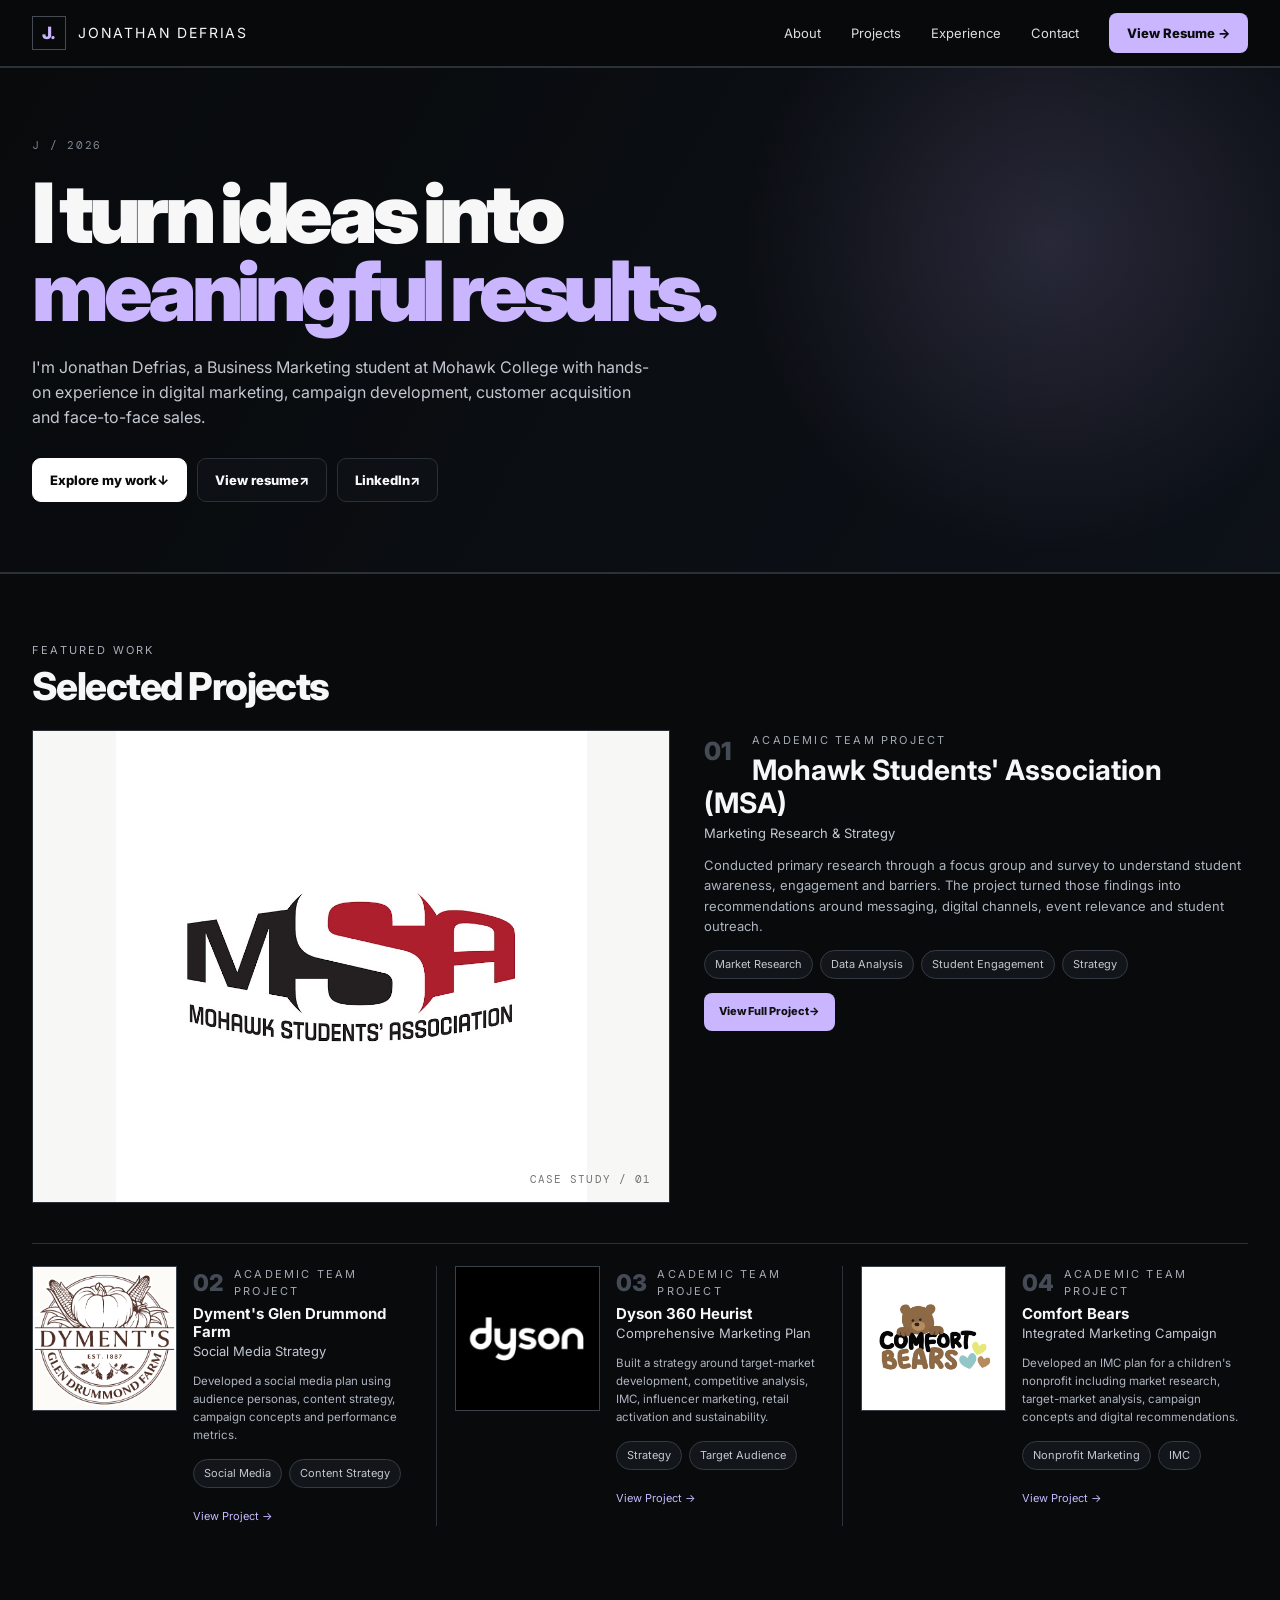
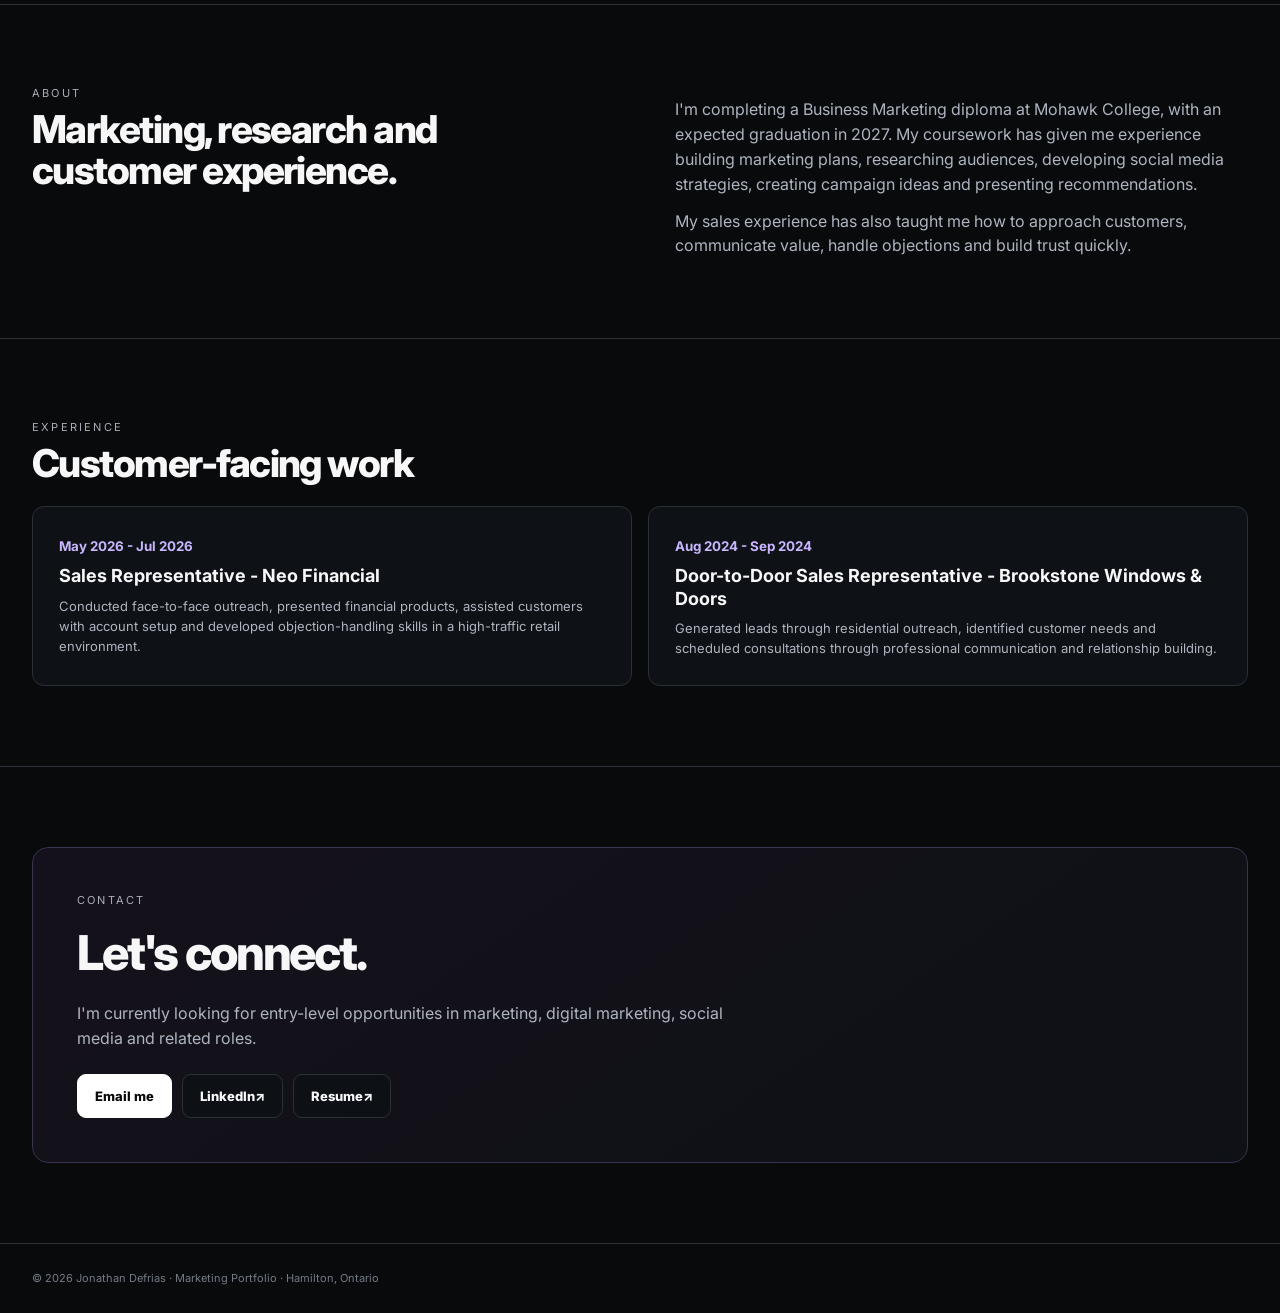
<file: index.html>
<!doctype html>
<html lang="en">
<head>
  <meta charset="UTF-8">
  <meta name="viewport" content="width=device-width, initial-scale=1.0">
  <title>Jonathan Defrias | Marketing Portfolio</title>
  <meta name="description" content="Jonathan Defrias - Business Marketing student at Mohawk College. Portfolio featuring marketing research, social media strategy, campaign planning, digital marketing and sales experience.">
  <style>
    @import url("https://fonts.googleapis.com/css2?family=DM+Mono:wght@400;500&family=Inter:wght@400;500;600;700;800;900&display=swap");
    :root{--bg:#080a0c;--surface:#0e1115;--surface2:#12161b;--text:#f7f7f8;--muted:#adb3bd;--line:#2b3138;--accent:#c9b6ff;--max:1440px}
    *{box-sizing:border-box;margin:0;padding:0}
    html{scroll-behavior:smooth;scroll-padding-top:80px}
    body{font-family:Inter,ui-sans-serif,system-ui,-apple-system,BlinkMacSystemFont,"Segoe UI",sans-serif;background:var(--bg);color:var(--text);line-height:1.55}
    a{color:inherit;text-decoration:none}
    a:focus-visible{outline:2px solid var(--accent);outline-offset:4px}
    ::selection{background:var(--accent);color:#080a0c}
    ::-webkit-scrollbar{width:10px}::-webkit-scrollbar-track{background:var(--bg)}::-webkit-scrollbar-thumb{background:#343a43;border:3px solid var(--bg)}
    .container{width:min(var(--max),calc(100% - 64px));margin:auto}
    .skip-link{position:absolute;left:16px;top:-60px;background:#fff;color:#080a0c;padding:10px 14px;border-radius:6px;font-weight:800;z-index:100;transition:top .2s}.skip-link:focus{top:16px}
    nav{position:sticky;top:0;z-index:50;background:rgba(8,10,12,.92);backdrop-filter:blur(16px);border-bottom:1px solid var(--line)}
    .nav{height:66px;display:flex;align-items:center;justify-content:space-between}.brand{display:flex;align-items:center;gap:12px}.monogram{display:grid;place-items:center;width:34px;height:34px;border:1px solid #454b55;font-size:17px;font-weight:850;letter-spacing:-.04em;color:var(--accent)}.name{font-size:14px;letter-spacing:.13em}.navlinks{display:flex;gap:30px;align-items:center;font-size:13px;color:#ddd}.navlinks a:not(.resume-top):hover,.link:hover{color:#fff}.resume-top{background:var(--accent);color:#0b0c0f;padding:10px 18px;border-radius:8px;font-weight:800;transition:background .2s,transform .2s}.resume-top:hover{background:#ddd2ff;transform:translateY(-1px)}
    .hero{position:relative;overflow:hidden;border-bottom:1px solid var(--line);background:radial-gradient(circle at 82% 35%,rgba(201,182,255,.15),transparent 28%),linear-gradient(120deg,#080a0c 0%,#0d1118 100%)}.hero-inner{position:relative;z-index:2;min-height:470px;display:flex;align-items:center;padding:70px 0}.hero-copy{width:min(700px,100%)}.hero-copy:before{content:"J / 2026";display:block;color:#7f8793;font:11px "DM Mono",monospace;letter-spacing:.16em;margin-bottom:22px}.eyebrow,.kicker,.project-type{text-transform:uppercase;letter-spacing:.2em;font-size:11px;color:#b8c0cc}.eyebrow{display:none}h1{font-weight:900;font-size:clamp(48px,6.5vw,92px);letter-spacing:-.065em;line-height:.94;max-width:780px}h1 span{color:var(--accent)}.hero p{max-width:620px;color:#c2c7d0;font-size:16px;margin:25px 0 28px}.buttons{display:flex;gap:10px;flex-wrap:wrap}.btn{display:inline-flex;align-items:center;min-height:42px;padding:11px 17px;border-radius:9px;font-size:13px;font-weight:800;border:1px solid var(--line);background:#0d1014;transition:transform .2s,border-color .2s,background .2s}.btn:hover{transform:translateY(-2px);border-color:#61577b}.btn.primary{background:#fff;color:#080a0c;border-color:#fff}.btn.primary:hover{background:#e8e7ec}
    section{border-top:1px solid var(--line)}.work{padding:68px 0 78px}.section-row{display:flex;align-items:end;justify-content:space-between;margin-bottom:24px}.kicker{color:#aaaeb8;margin-bottom:7px}.section-row h2,.about h2{font-weight:800;font-size:clamp(30px,3vw,40px);letter-spacing:-.04em;line-height:1.05}.feature{display:grid;grid-template-columns:1.08fr .92fr;gap:34px;padding-bottom:40px;border-bottom:1px solid var(--line)}
    .visual{position:relative;overflow:hidden;min-height:360px;aspect-ratio:1.35;border:1px solid var(--line);background:#f4f0e8;color:#171a20}.visual:after{content:"CASE STUDY / 01";position:absolute;right:18px;bottom:16px;color:rgba(23,26,32,.6);font:11px "DM Mono",monospace;letter-spacing:.1em}.insight-board{padding:30px;background:linear-gradient(135deg,#f4f0e8,#dce2ee)}.board-title{font-size:clamp(20px,3vw,36px);letter-spacing:-.06em;font-weight:800;max-width:300px}.board-rule{height:1px;background:#171a20;margin:28px 0 18px}.board-grid{display:grid;grid-template-columns:1.3fr 1fr 1fr;align-items:end;gap:8px;height:130px}.board-grid i{display:block;background:#171a20;height:45%;font-style:normal}.board-grid i:nth-child(2){height:78%;background:#8270d7}.board-grid i:nth-child(3){height:59%;background:#9aa8b9}.board-grid i:nth-child(4){height:92%;background:#171a20}.board-grid i:nth-child(5){height:65%;background:#8270d7}.board-grid i:nth-child(6){height:35%;background:#9aa8b9}.board-legend{display:flex;justify-content:space-between;font:11px "DM Mono",monospace;color:#5f6873;margin-top:12px}.feature-copy{padding-top:2px}.project-no{font-size:25px;color:#444b55;font-weight:850;margin-right:20px;float:left}.project-type{color:#a4a9b2;margin-bottom:5px}.feature h3{font-size:clamp(21px,2.2vw,29px);line-height:1.15;margin-bottom:4px}.sub{color:#c1c7d0;font-size:13px;margin-bottom:12px}.feature p{color:#aeb5c0;font-size:13px;max-width:650px}.tags{display:flex;flex-wrap:wrap;gap:7px;margin:14px 0}.tag{border:1px solid #353b44;border-radius:999px;padding:5px 10px;font-size:11px;color:#c4c8cf;background:var(--surface2)}.project-btn{display:inline-flex;align-items:center;min-height:38px;background:var(--accent);color:#111;padding:9px 15px;border-radius:8px;font-weight:800;font-size:11px;transition:transform .2s,background .2s}.project-btn:hover{background:#ded4ff;transform:translateY(-2px)}
    .projects-grid{display:grid;grid-template-columns:repeat(3,1fr);margin-top:22px}.mini-project{display:grid;grid-template-columns:145px 1fr;gap:16px;padding:0 18px;border-right:1px solid var(--line)}.mini-project:first-child{padding-left:0}.mini-project:last-child{border-right:0;padding-right:0}.mini-img{height:145px;overflow:hidden;background:#dce8d2;border:1px solid var(--line);position:relative}.mini-art{height:100%;padding:15px;display:flex;flex-direction:column;justify-content:space-between;font:11px "DM Mono",monospace}.mini-art strong{font:800 27px/1 Inter,sans-serif;letter-spacing:-.08em}.farm-art{background:#dce8d2;color:#214331}.farm-art:after{content:"\\2197";font-size:50px;align-self:flex-end;color:#6a9a71}.dyson-art{background:#e6e1d9;color:#20252a}.dyson-art:after{content:"360";font:800 48px/1 Inter,sans-serif;letter-spacing:-.12em;align-self:flex-end}.bear-art{background:#f0d5ca;color:#502f36}.bear-art:after{content:"#bearHug";font-size:14px;align-self:flex-end}.mini-copy .num{font-size:23px;color:#444b55;font-weight:850;float:left;margin-right:10px}.mini-copy h3{font-size:15px;line-height:1.2}.mini-copy p{color:#aeb5c0;font-size:11.5px;margin:7px 0}.link{font-size:11px;color:#c7b8ff}
    .about,.experience,.contact{padding:80px 0}.about-grid{display:grid;grid-template-columns:1fr 1fr;gap:70px}.about p{color:#aeb5c0;margin-top:12px;max-width:650px}.experience .section-row{margin-bottom:22px}.jobs{display:grid;grid-template-columns:1fr 1fr;gap:16px}.job{padding:26px;border:1px solid var(--line);border-radius:12px;background:var(--surface);transition:border-color .2s,transform .2s}.job:hover{border-color:#4d465d;transform:translateY(-2px)}.job small{color:var(--accent);font-weight:700}.job h3{margin:8px 0;font-size:18px;line-height:1.25}.job p{font-size:13px;color:#aeb5c0}.contact-box{padding:44px;border:1px solid #3a334d;border-radius:16px;background:linear-gradient(145deg,#15111c,#0e1115)}.contact-box h2{font-weight:800;font-size:clamp(32px,4vw,48px);letter-spacing:-.045em}.contact-box p{color:#aeb5c0;max-width:650px;margin:11px 0 23px}footer{padding:26px 0;border-top:1px solid var(--line);font-size:11px;color:#747b85}
     .case-image{display:block;width:100%;height:100%;object-fit:contain;padding:clamp(28px,5vw,68px);background:#f7f7f5;transition:transform .45s ease}.visual:hover .case-image{transform:scale(1.035)}.mini-img img{display:block;width:100%;height:100%;object-fit:contain;padding:14px}.mini-img{display:grid;place-items:center;background:#f4f0e8;border-color:#3b4149;transition:border-color .25s,transform .25s}.mini-project:hover .mini-img{border-color:#61577b;transform:translateY(-2px)}.glen-img{background:#fcfbf8}.dyson-img{background:#080a0c}.comfort-img{background:#fffdf8}
     .visual.insight-board{padding:0;background:#f7f7f5 url("assets/msa-logo.png") center/contain no-repeat}.visual.insight-board>*{display:none}.mini-art{display:none}.mini-project:nth-child(1) .mini-img{background:#fcfbf8 url("assets/dyments-logo.png") center/contain no-repeat}.mini-project:nth-child(2) .mini-img{background:#080a0c url("assets/dyson-logo.png") center/contain no-repeat}.mini-project:nth-child(3) .mini-img{background:#fffdf8 url("assets/comfort-bears-logo.png") center/contain no-repeat}
     @media(max-width:980px){.container{width:min(var(--max),calc(100% - 30px))}.navlinks{gap:12px}.navlinks a:not(.resume-top){display:none}.hero-inner{min-height:500px}.feature{grid-template-columns:1fr}.visual{max-height:430px}.projects-grid{grid-template-columns:1fr}.mini-project{padding:22px 0;border-right:0;border-bottom:1px solid var(--line)}.mini-project:last-child{border-bottom:0}.mini-project:first-child{padding-left:0}.mini-project:last-child{padding-right:0}.about-grid,.jobs{grid-template-columns:1fr}}
    @media(max-width:600px){.container{width:calc(100% - 28px)}.name{display:none}.hero-inner{padding:54px 0}.hero p{font-size:15px}.work,.about,.experience,.contact{padding:58px 0}.visual{min-height:210px}.mini-project{grid-template-columns:110px 1fr;gap:13px}.mini-img{height:110px}.contact-box{padding:30px 22px}.btn{flex:1 1 auto;justify-content:center}}
    @media(prefers-reduced-motion:reduce){html{scroll-behavior:auto}*,*:before,*:after{transition-duration:.01ms!important;animation-duration:.01ms!important}}
  </style>
</head>
<body>
  <a class="skip-link" href="#main-content">Skip to content</a>
  <nav aria-label="Primary navigation"><div class="container nav"><a class="brand" href="#main-content" aria-label="Jonathan Defrias home"><span class="monogram">J.</span><span class="name">JONATHAN DEFRIAS</span></a><div class="navlinks"><a href="#about">About</a><a href="#projects">Projects</a><a href="#experience">Experience</a><a href="#contact">Contact</a><a class="resume-top" href="resume.html" target="_blank" rel="noopener">View Resume <span aria-hidden="true">-></span></a></div></div></nav>
  <main id="main-content">
    <section class="hero" aria-labelledby="hero-title"><div class="container hero-inner"><div class="hero-copy"><h1 id="hero-title">I turn ideas into <span>meaningful results.</span></h1><p>I'm Jonathan Defrias, a Business Marketing student at Mohawk College with hands-on experience in digital marketing, campaign development, customer acquisition and face-to-face sales.</p><div class="buttons"><a class="btn primary" href="#projects">Explore my work <span aria-hidden="true">↓</span></a><a class="btn" href="resume.html" target="_blank" rel="noopener">View resume <span aria-hidden="true">↗</span></a><a class="btn" href="https://www.linkedin.com/in/jonathan-defrias-1b1b03297/" target="_blank" rel="noopener">LinkedIn <span aria-hidden="true">↗</span></a></div></div></div></section>
    <section class="work" id="projects" aria-labelledby="projects-title"><div class="container"><div class="section-row"><div><div class="kicker">Featured Work</div><h2 id="projects-title">Selected Projects</h2></div></div>
      <article class="feature"><div class="visual insight-board" role="img" aria-label="Abstract research board showing three groups of findings"><div class="board-title">Listen first.<br>Then make it useful.</div><div class="board-rule"></div><div class="board-grid"><i></i><i></i><i></i><i></i><i></i><i></i></div><div class="board-legend"><span>awareness</span><span>barriers</span><span>action</span></div></div><div class="feature-copy"><span class="project-no">01</span><div class="project-type">Academic Team Project</div><h3>Mohawk Students' Association (MSA)</h3><div class="sub">Marketing Research &amp; Strategy</div><p>Conducted primary research through a focus group and survey to understand student awareness, engagement and barriers. The project turned those findings into recommendations around messaging, digital channels, event relevance and student outreach.</p><div class="tags"><span class="tag">Market Research</span><span class="tag">Data Analysis</span><span class="tag">Student Engagement</span><span class="tag">Strategy</span></div><a class="project-btn" href="projects/msa.html" target="_blank" rel="noopener">View Full Project <span aria-hidden="true">-></span></a></div></article>
      <div class="projects-grid"><article class="mini-project"><div class="mini-img"><div class="mini-art farm-art" role="img" aria-label="Abstract green farm campaign visual"><span>FIELD NOTES</span><strong>Farm<br>memories</strong></div></div><div class="mini-copy"><span class="num">02</span><div class="project-type">Academic Team Project</div><h3>Dyment's Glen Drummond Farm</h3><div class="sub">Social Media Strategy</div><p>Developed a social media plan using audience personas, content strategy, campaign concepts and performance metrics.</p><div class="tags"><span class="tag">Social Media</span><span class="tag">Content Strategy</span></div><a class="link" href="projects/glen-drummond.html" target="_blank" rel="noopener">View Project <span aria-hidden="true">-></span></a></div></article><article class="mini-project"><div class="mini-img"><div class="mini-art dyson-art" role="img" aria-label="Abstract target audience visual for Dyson strategy"><span>PRODUCT / AUDIENCE</span><strong>Target<br>better</strong></div></div><div class="mini-copy"><span class="num">03</span><div class="project-type">Academic Team Project</div><h3>Dyson 360 Heurist</h3><div class="sub">Comprehensive Marketing Plan</div><p>Built a strategy around target-market development, competitive analysis, IMC, influencer marketing, retail activation and sustainability.</p><div class="tags"><span class="tag">Strategy</span><span class="tag">Target Audience</span></div><a class="link" href="projects/dyson.html" target="_blank" rel="noopener">View Project <span aria-hidden="true">-></span></a></div></article><article class="mini-project"><div class="mini-img"><div class="mini-art bear-art" role="img" aria-label="Abstract coral campaign message visual for Comfort Bears"><span>CAMPAIGN IDEA</span><strong>Make room<br>for comfort</strong></div></div><div class="mini-copy"><span class="num">04</span><div class="project-type">Academic Team Project</div><h3>Comfort Bears</h3><div class="sub">Integrated Marketing Campaign</div><p>Developed an IMC plan for a children's nonprofit including market research, target-market analysis, campaign concepts and digital recommendations.</p><div class="tags"><span class="tag">Nonprofit Marketing</span><span class="tag">IMC</span></div><a class="link" href="projects/comfort-bears.html" target="_blank" rel="noopener">View Project <span aria-hidden="true">-></span></a></div></article></div>
    </div></section>
    <section class="about" id="about" aria-labelledby="about-title"><div class="container about-grid"><div><div class="kicker">About</div><h2 id="about-title">Marketing, research and customer experience.</h2></div><div><p>I'm completing a Business Marketing diploma at Mohawk College, with an expected graduation in 2027. My coursework has given me experience building marketing plans, researching audiences, developing social media strategies, creating campaign ideas and presenting recommendations.</p><p>My sales experience has also taught me how to approach customers, communicate value, handle objections and build trust quickly.</p></div></div></section>
    <section class="experience" id="experience" aria-labelledby="experience-title"><div class="container"><div class="section-row"><div><div class="kicker">Experience</div><h2 id="experience-title">Customer-facing work</h2></div></div><div class="jobs"><article class="job"><small>May 2026 - Jul 2026</small><h3>Sales Representative - Neo Financial</h3><p>Conducted face-to-face outreach, presented financial products, assisted customers with account setup and developed objection-handling skills in a high-traffic retail environment.</p></article><article class="job"><small>Aug 2024 - Sep 2024</small><h3>Door-to-Door Sales Representative - Brookstone Windows &amp; Doors</h3><p>Generated leads through residential outreach, identified customer needs and scheduled consultations through professional communication and relationship building.</p></article></div></div></section>
    <section class="contact" id="contact" aria-labelledby="contact-title"><div class="container"><div class="contact-box"><div class="kicker">Contact</div><h2 id="contact-title">Let's connect.</h2><p>I'm currently looking for entry-level opportunities in marketing, digital marketing, social media and related roles.</p><div class="buttons"><a class="btn primary" href="mailto:Jonathandefrias2003@gmail.com">Email me</a><a class="btn" href="https://www.linkedin.com/in/jonathan-defrias-1b1b03297/" target="_blank" rel="noopener">LinkedIn <span aria-hidden="true">↗</span></a><a class="btn" href="resume.html" target="_blank" rel="noopener">Resume <span aria-hidden="true">↗</span></a></div></div></div></section>
  </main>
  <footer><div class="container">&copy; 2026 Jonathan Defrias · Marketing Portfolio · Hamilton, Ontario</div></footer>
</body>
</html>
</file>
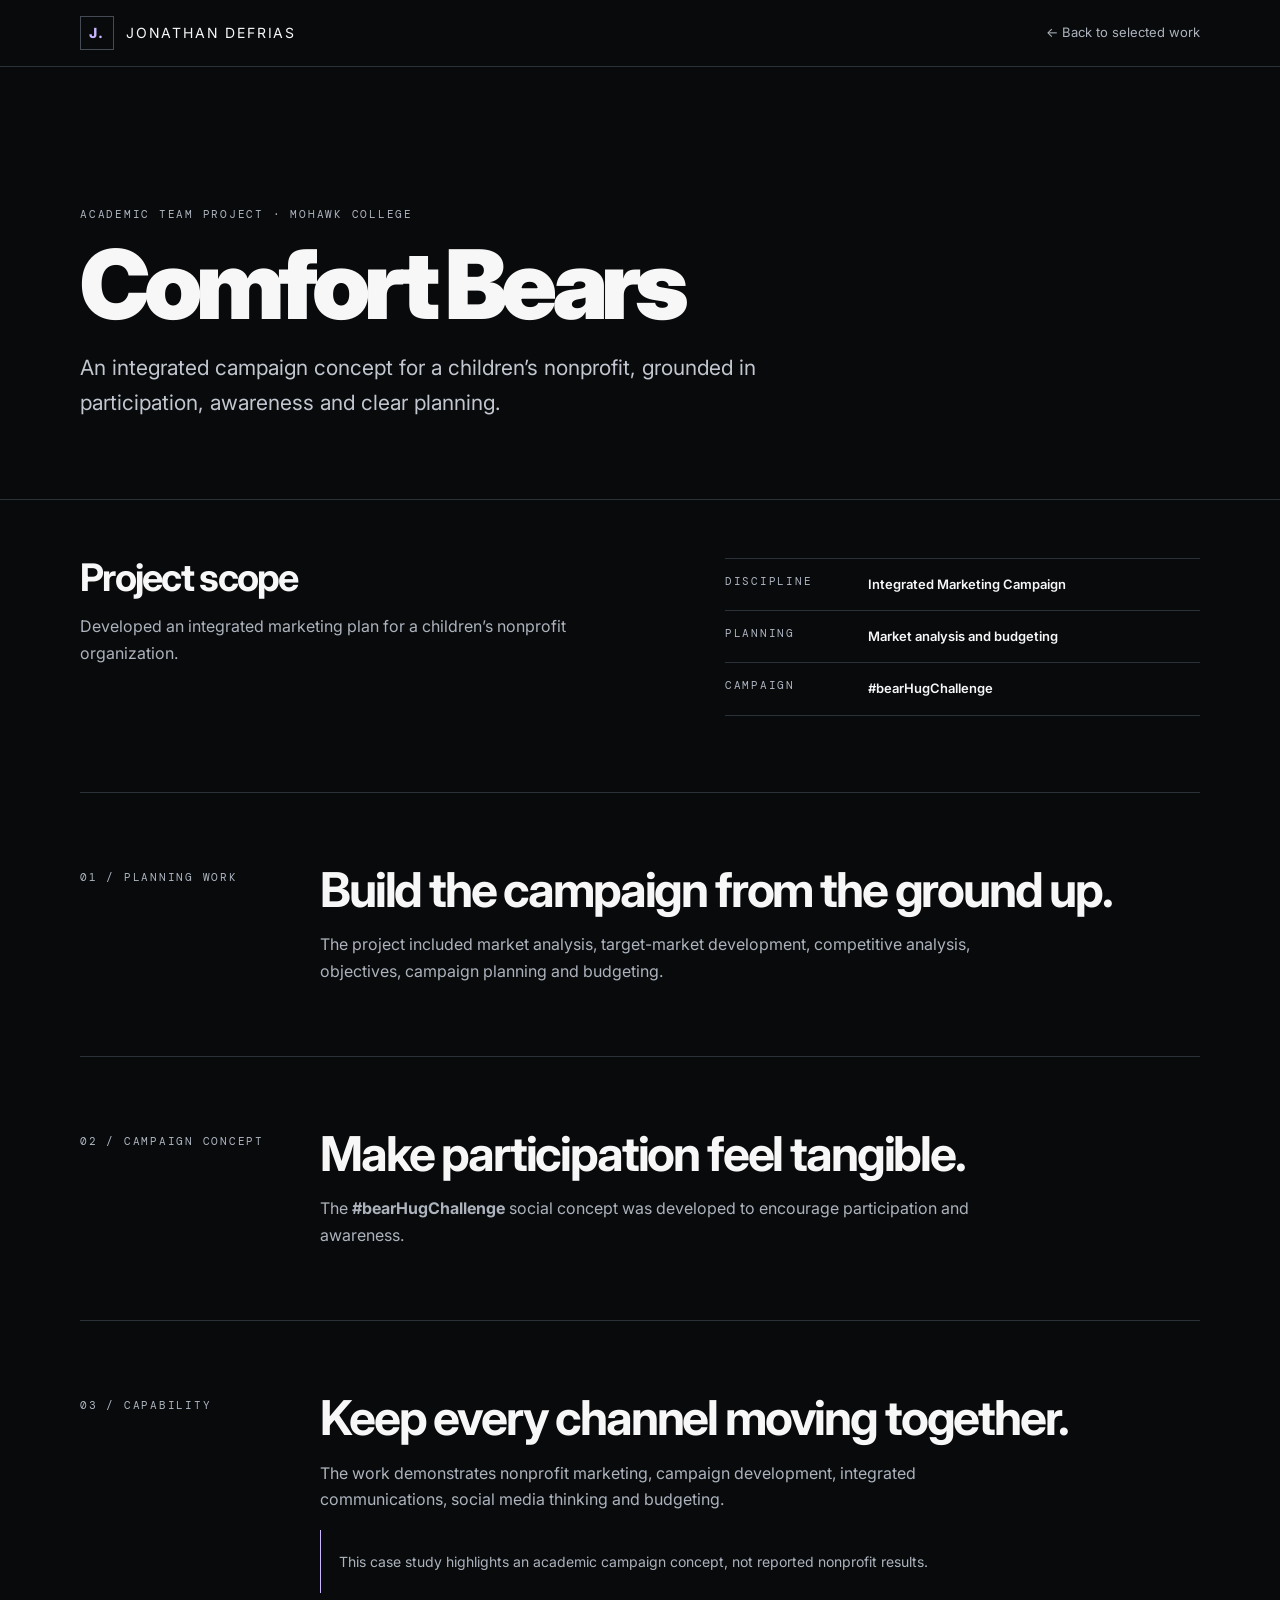
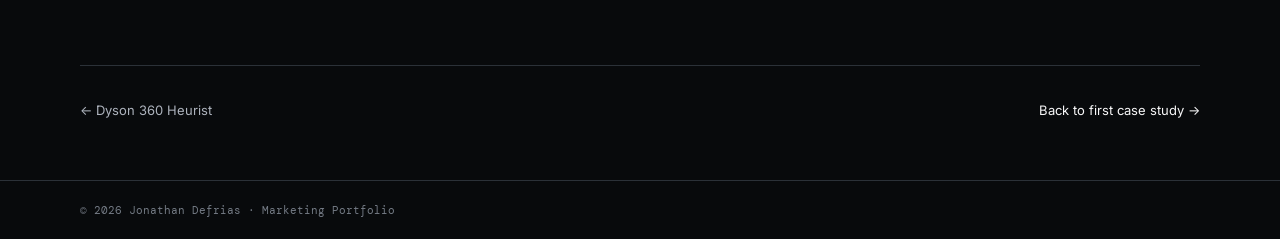
<file: projects/comfort-bears.html>
<!doctype html><html lang="en"><head><meta charset="utf-8"><meta name="viewport" content="width=device-width,initial-scale=1"><title>Comfort Bears | Jonathan Defrias</title><link rel="stylesheet" href="case-study.css"></head><body><header class="topbar"><div class="shell topbar-inner"><a class="brand" href="../index.html"><span class="mark">J.</span><span>JONATHAN DEFRIAS</span></a><a class="back" href="../index.html">← Back to selected work</a></div></header><main><section class="hero"><div class="shell"><div class="meta">Academic team project · Mohawk College</div><h1>Comfort Bears</h1><p class="lede">An integrated campaign concept for a children’s nonprofit, grounded in participation, awareness and clear planning.</p></div></section><section class="overview shell"><div><h2>Project scope</h2><p>Developed an integrated marketing plan for a children’s nonprofit organization.</p></div><div class="facts"><div class="fact"><span class="label">Discipline</span><strong>Integrated Marketing Campaign</strong></div><div class="fact"><span class="label">Planning</span><strong>Market analysis and budgeting</strong></div><div class="fact"><span class="label">Campaign</span><strong>#bearHugChallenge</strong></div></div></section><section class="section shell"><span class="label">01 / Planning work</span><div><h2>Build the campaign from the ground up.</h2><p>The project included market analysis, target-market development, competitive analysis, objectives, campaign planning and budgeting.</p></div></section><section class="section shell"><span class="label">02 / Campaign concept</span><div><h2>Make participation feel tangible.</h2><p>The <strong>#bearHugChallenge</strong> social concept was developed to encourage participation and awareness.</p></div></section><section class="section shell"><span class="label">03 / Capability</span><div><h2>Keep every channel moving together.</h2><p>The work demonstrates nonprofit marketing, campaign development, integrated communications, social media thinking and budgeting.</p><p class="callout">This case study highlights an academic campaign concept, not reported nonprofit results.</p></div></section></main><nav class="shell project-nav" aria-label="Case study navigation"><a href="dyson.html">← Dyson 360 Heurist</a><a class="next" href="msa.html">Back to first case study →</a></nav><footer><div class="shell">© 2026 Jonathan Defrias · Marketing Portfolio</div></footer></body></html>
</file>
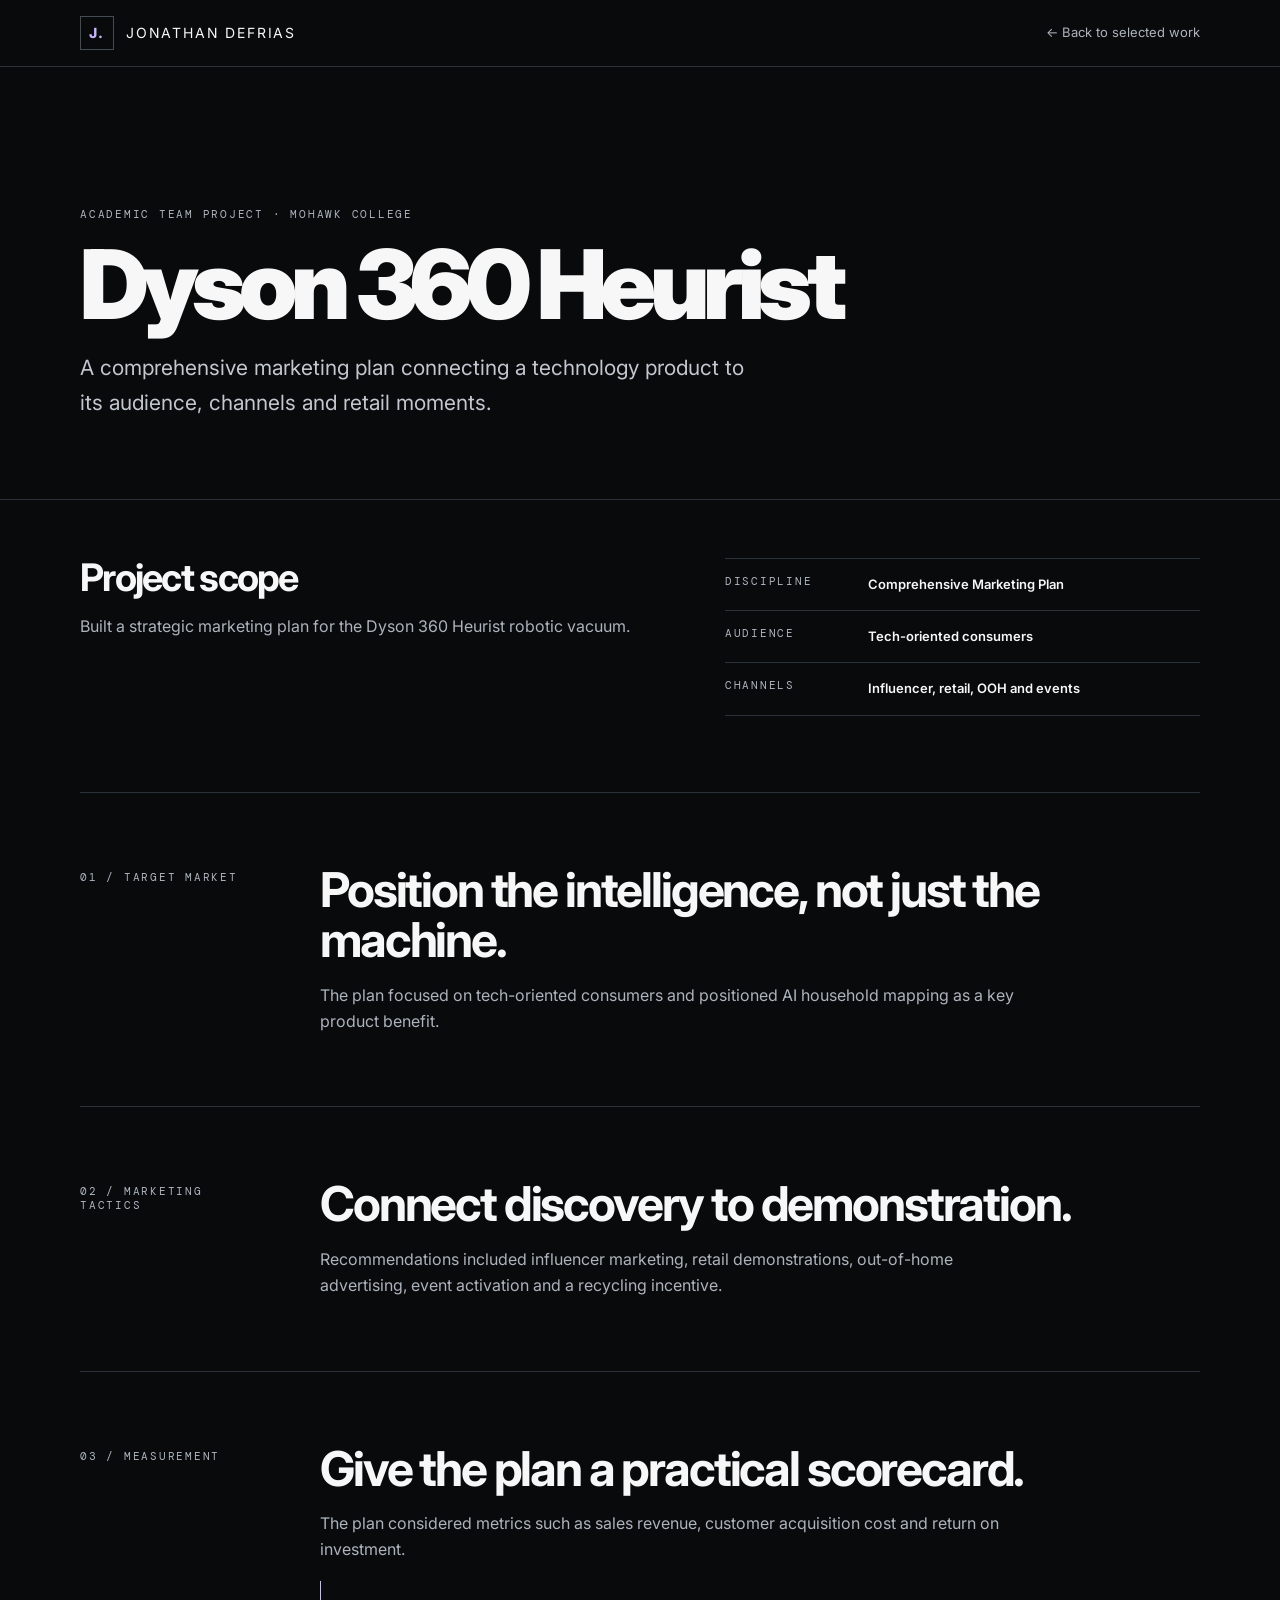
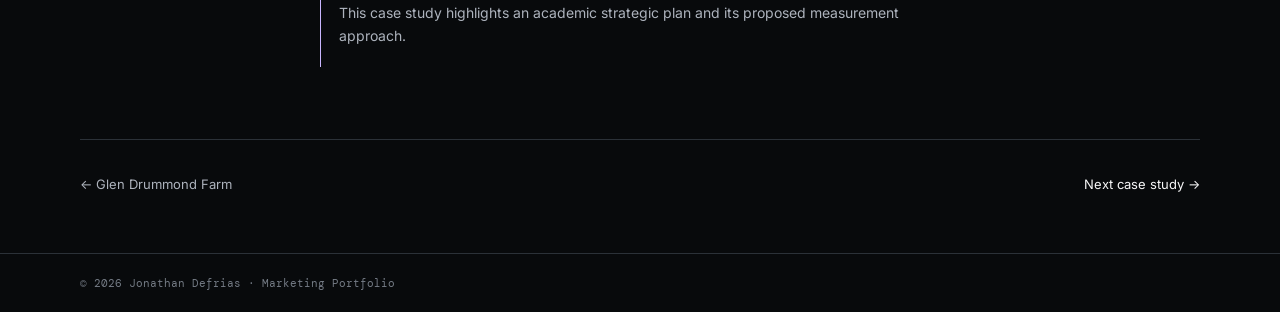
<file: projects/dyson.html>
<!doctype html><html lang="en"><head><meta charset="utf-8"><meta name="viewport" content="width=device-width,initial-scale=1"><title>Dyson 360 Heurist | Jonathan Defrias</title><link rel="stylesheet" href="case-study.css"></head><body><header class="topbar"><div class="shell topbar-inner"><a class="brand" href="../index.html"><span class="mark">J.</span><span>JONATHAN DEFRIAS</span></a><a class="back" href="../index.html">← Back to selected work</a></div></header><main><section class="hero"><div class="shell"><div class="meta">Academic team project · Mohawk College</div><h1>Dyson 360 Heurist</h1><p class="lede">A comprehensive marketing plan connecting a technology product to its audience, channels and retail moments.</p></div></section><section class="overview shell"><div><h2>Project scope</h2><p>Built a strategic marketing plan for the Dyson 360 Heurist robotic vacuum.</p></div><div class="facts"><div class="fact"><span class="label">Discipline</span><strong>Comprehensive Marketing Plan</strong></div><div class="fact"><span class="label">Audience</span><strong>Tech-oriented consumers</strong></div><div class="fact"><span class="label">Channels</span><strong>Influencer, retail, OOH and events</strong></div></div></section><section class="section shell"><span class="label">01 / Target market</span><div><h2>Position the intelligence, not just the machine.</h2><p>The plan focused on tech-oriented consumers and positioned AI household mapping as a key product benefit.</p></div></section><section class="section shell"><span class="label">02 / Marketing tactics</span><div><h2>Connect discovery to demonstration.</h2><p>Recommendations included influencer marketing, retail demonstrations, out-of-home advertising, event activation and a recycling incentive.</p></div></section><section class="section shell"><span class="label">03 / Measurement</span><div><h2>Give the plan a practical scorecard.</h2><p>The plan considered metrics such as sales revenue, customer acquisition cost and return on investment.</p><p class="callout">This case study highlights an academic strategic plan and its proposed measurement approach.</p></div></section></main><nav class="shell project-nav" aria-label="Case study navigation"><a href="glen-drummond.html">← Glen Drummond Farm</a><a class="next" href="comfort-bears.html">Next case study →</a></nav><footer><div class="shell">© 2026 Jonathan Defrias · Marketing Portfolio</div></footer></body></html>
</file>
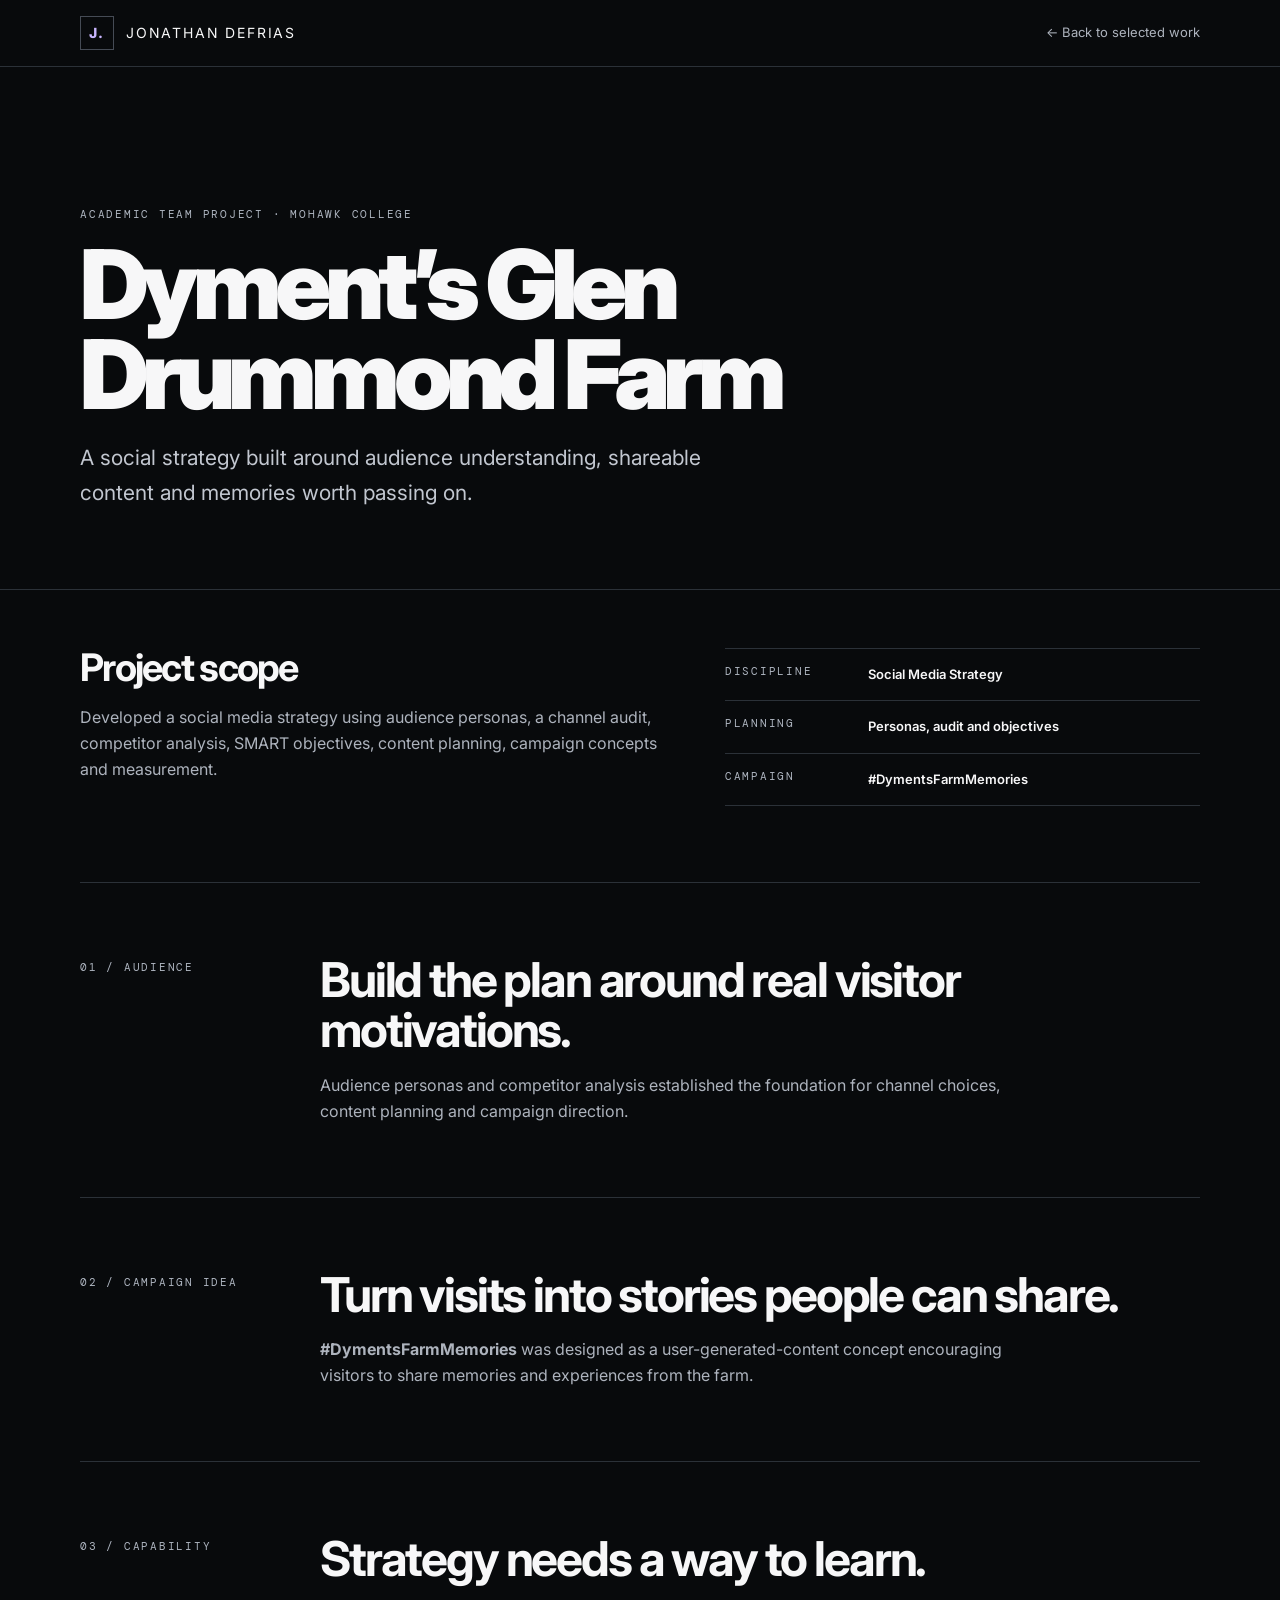
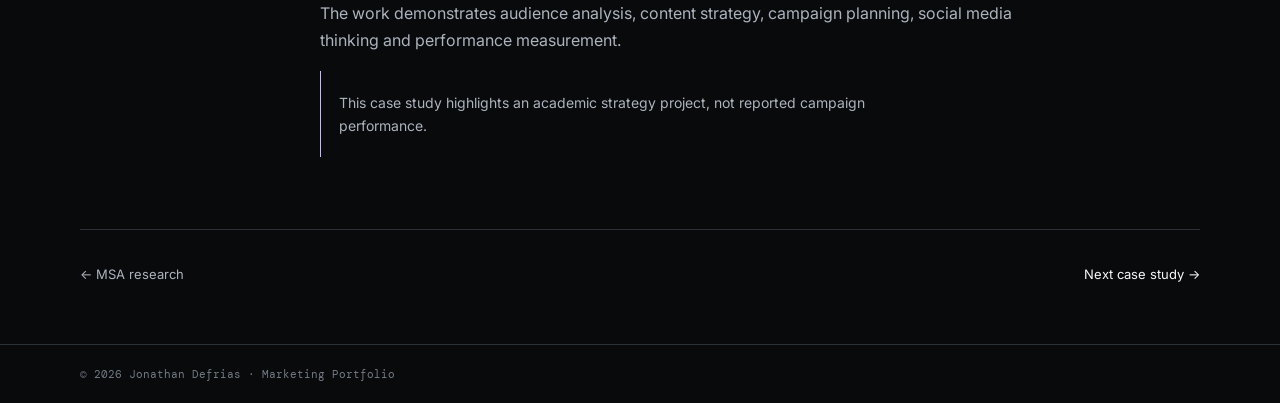
<file: projects/glen-drummond.html>
<!doctype html><html lang="en"><head><meta charset="utf-8"><meta name="viewport" content="width=device-width,initial-scale=1"><title>Dyment’s Glen Drummond Farm | Jonathan Defrias</title><link rel="stylesheet" href="case-study.css"></head><body><header class="topbar"><div class="shell topbar-inner"><a class="brand" href="../index.html"><span class="mark">J.</span><span>JONATHAN DEFRIAS</span></a><a class="back" href="../index.html">← Back to selected work</a></div></header><main><section class="hero"><div class="shell"><div class="meta">Academic team project · Mohawk College</div><h1>Dyment’s Glen Drummond Farm</h1><p class="lede">A social strategy built around audience understanding, shareable content and memories worth passing on.</p></div></section><section class="overview shell"><div><h2>Project scope</h2><p>Developed a social media strategy using audience personas, a channel audit, competitor analysis, SMART objectives, content planning, campaign concepts and measurement.</p></div><div class="facts"><div class="fact"><span class="label">Discipline</span><strong>Social Media Strategy</strong></div><div class="fact"><span class="label">Planning</span><strong>Personas, audit and objectives</strong></div><div class="fact"><span class="label">Campaign</span><strong>#DymentsFarmMemories</strong></div></div></section><section class="section shell"><span class="label">01 / Audience</span><div><h2>Build the plan around real visitor motivations.</h2><p>Audience personas and competitor analysis established the foundation for channel choices, content planning and campaign direction.</p></div></section><section class="section shell"><span class="label">02 / Campaign idea</span><div><h2>Turn visits into stories people can share.</h2><p><strong>#DymentsFarmMemories</strong> was designed as a user-generated-content concept encouraging visitors to share memories and experiences from the farm.</p></div></section><section class="section shell"><span class="label">03 / Capability</span><div><h2>Strategy needs a way to learn.</h2><p>The work demonstrates audience analysis, content strategy, campaign planning, social media thinking and performance measurement.</p><p class="callout">This case study highlights an academic strategy project, not reported campaign performance.</p></div></section></main><nav class="shell project-nav" aria-label="Case study navigation"><a href="msa.html">← MSA research</a><a class="next" href="dyson.html">Next case study →</a></nav><footer><div class="shell">© 2026 Jonathan Defrias · Marketing Portfolio</div></footer></body></html>
</file>
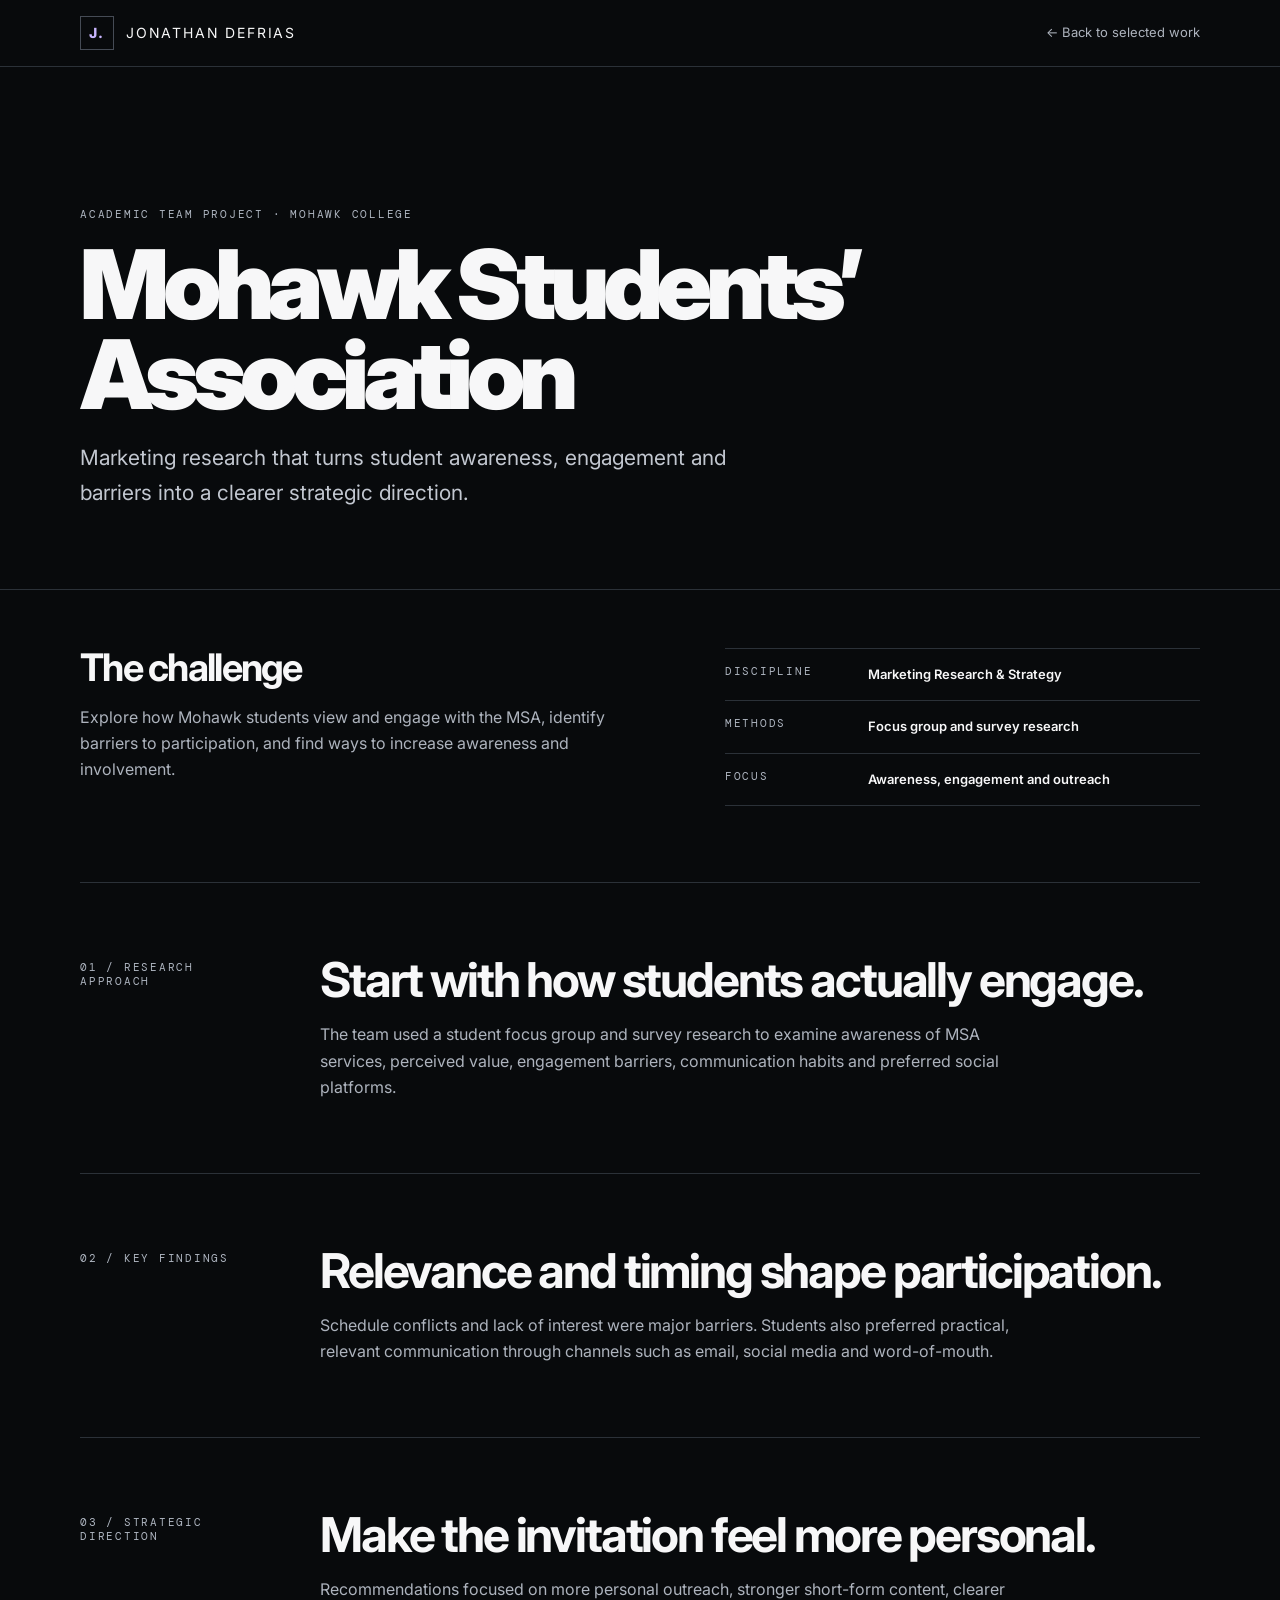
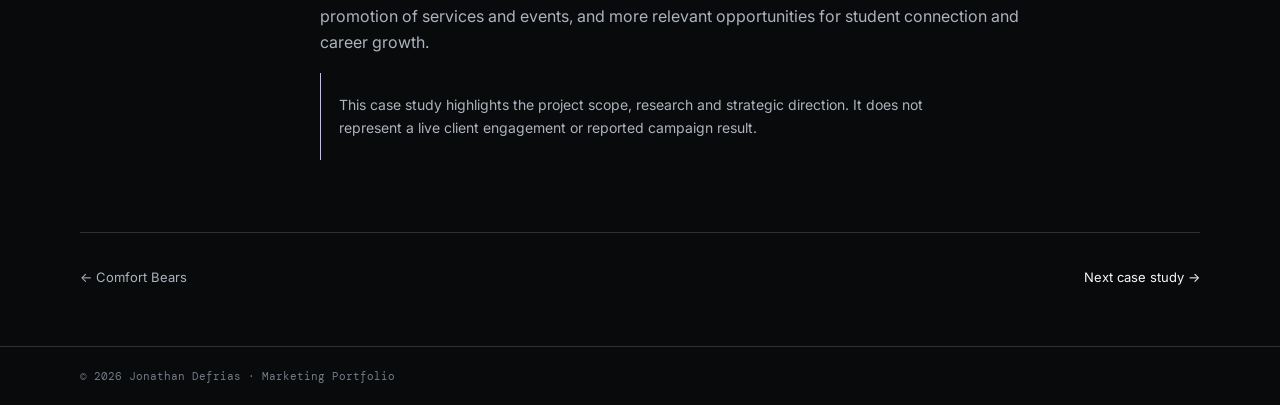
<file: projects/msa.html>
<!doctype html><html lang="en"><head><meta charset="utf-8"><meta name="viewport" content="width=device-width,initial-scale=1"><title>Mohawk Students’ Association | Jonathan Defrias</title><link rel="stylesheet" href="case-study.css"></head><body><header class="topbar"><div class="shell topbar-inner"><a class="brand" href="../index.html"><span class="mark">J.</span><span>JONATHAN DEFRIAS</span></a><a class="back" href="../index.html">← Back to selected work</a></div></header><main><section class="hero"><div class="shell"><div class="meta">Academic team project · Mohawk College</div><h1>Mohawk Students’ Association</h1><p class="lede">Marketing research that turns student awareness, engagement and barriers into a clearer strategic direction.</p></div></section><section class="overview shell"><div><h2>The challenge</h2><p>Explore how Mohawk students view and engage with the MSA, identify barriers to participation, and find ways to increase awareness and involvement.</p></div><div class="facts"><div class="fact"><span class="label">Discipline</span><strong>Marketing Research &amp; Strategy</strong></div><div class="fact"><span class="label">Methods</span><strong>Focus group and survey research</strong></div><div class="fact"><span class="label">Focus</span><strong>Awareness, engagement and outreach</strong></div></div></section><section class="section shell"><span class="label">01 / Research approach</span><div><h2>Start with how students actually engage.</h2><p>The team used a student focus group and survey research to examine awareness of MSA services, perceived value, engagement barriers, communication habits and preferred social platforms.</p></div></section><section class="section shell"><span class="label">02 / Key findings</span><div><h2>Relevance and timing shape participation.</h2><p>Schedule conflicts and lack of interest were major barriers. Students also preferred practical, relevant communication through channels such as email, social media and word-of-mouth.</p></div></section><section class="section shell"><span class="label">03 / Strategic direction</span><div><h2>Make the invitation feel more personal.</h2><p>Recommendations focused on more personal outreach, stronger short-form content, clearer promotion of services and events, and more relevant opportunities for student connection and career growth.</p><p class="callout">This case study highlights the project scope, research and strategic direction. It does not represent a live client engagement or reported campaign result.</p></div></section></main><nav class="shell project-nav" aria-label="Case study navigation"><a href="comfort-bears.html">← Comfort Bears</a><a class="next" href="glen-drummond.html">Next case study →</a></nav><footer><div class="shell">© 2026 Jonathan Defrias · Marketing Portfolio</div></footer></body></html>
</file>
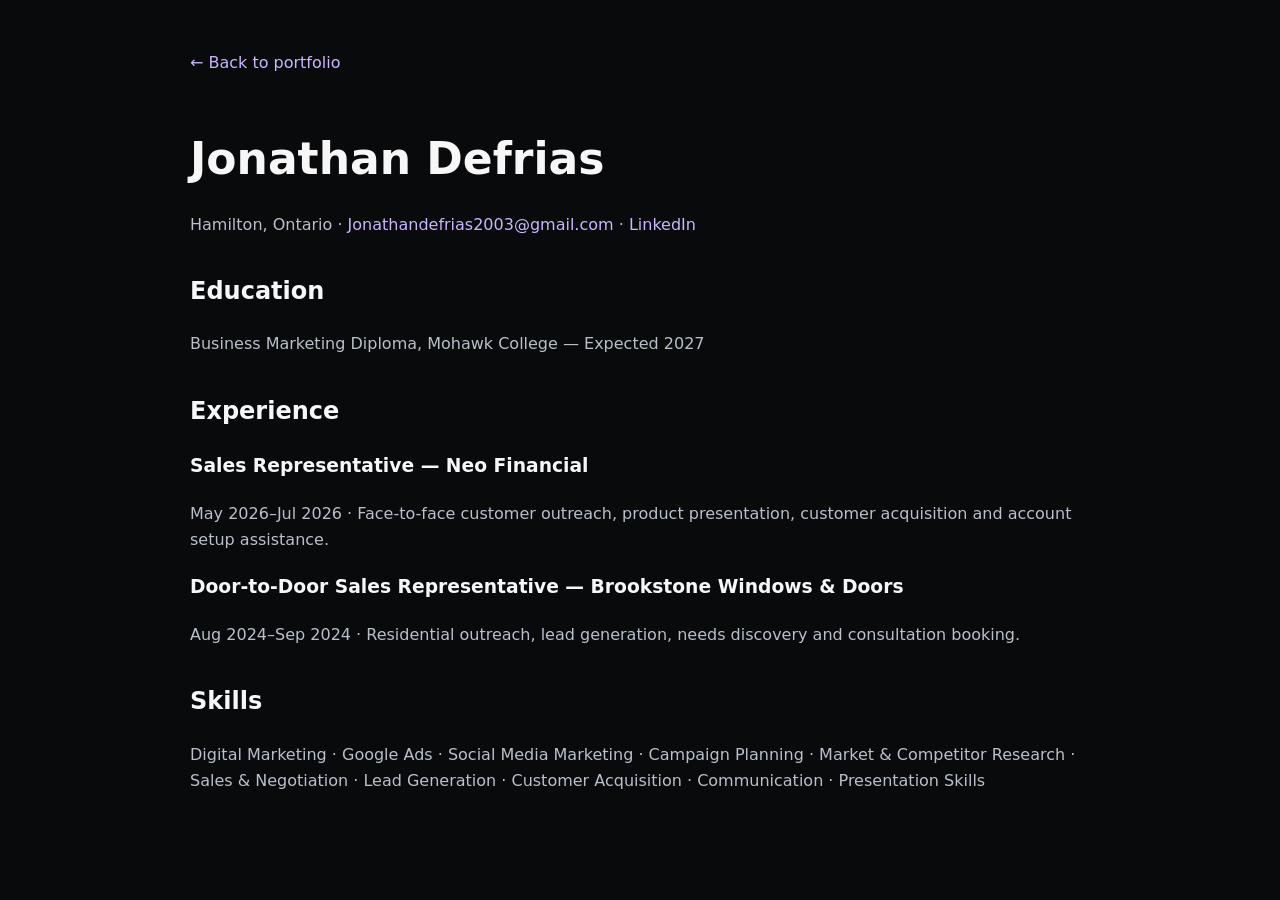
<file: website code/jonathan-defrias-portfolio/resume.html>
<!doctype html><html><head><meta charset="utf-8"><meta name="viewport" content="width=device-width,initial-scale=1"><title>Resume | Jonathan Defrias</title><style>body{font-family:Inter,system-ui,sans-serif;background:#080a0c;color:#f7f7f8;max-width:900px;margin:auto;padding:50px 24px;line-height:1.65}a{color:#c9b6ff;text-decoration:none}h1{font-size:44px;line-height:1.05}h2{margin-top:34px}p,li{color:#b9c0ca}.pill{display:inline-block;border:1px solid #383e47;border-radius:999px;padding:6px 10px;margin:4px;font-size:12px}.back{display:inline-block;margin-bottom:30px}.note{border-left:3px solid #c9b6ff;padding-left:16px;color:#d9d4e7}</style></head><body><a class="back" href="index.html">← Back to portfolio</a><h1>Jonathan Defrias</h1><p>Hamilton, Ontario · <a href="mailto:Jonathandefrias2003@gmail.com">Jonathandefrias2003@gmail.com</a> · <a href="https://www.linkedin.com/in/jonathan-defrias-1b1b03297/">LinkedIn</a></p><h2>Education</h2><p>Business Marketing Diploma, Mohawk College — Expected 2027</p><h2>Experience</h2><h3>Sales Representative — Neo Financial</h3><p>May 2026–Jul 2026 · Face-to-face customer outreach, product presentation, customer acquisition and account setup assistance.</p><h3>Door-to-Door Sales Representative — Brookstone Windows & Doors</h3><p>Aug 2024–Sep 2024 · Residential outreach, lead generation, needs discovery and consultation booking.</p><h2>Skills</h2><p>Digital Marketing · Google Ads · Social Media Marketing · Campaign Planning · Market & Competitor Research · Sales & Negotiation · Lead Generation · Customer Acquisition · Communication · Presentation Skills</p></body></html>
</file>
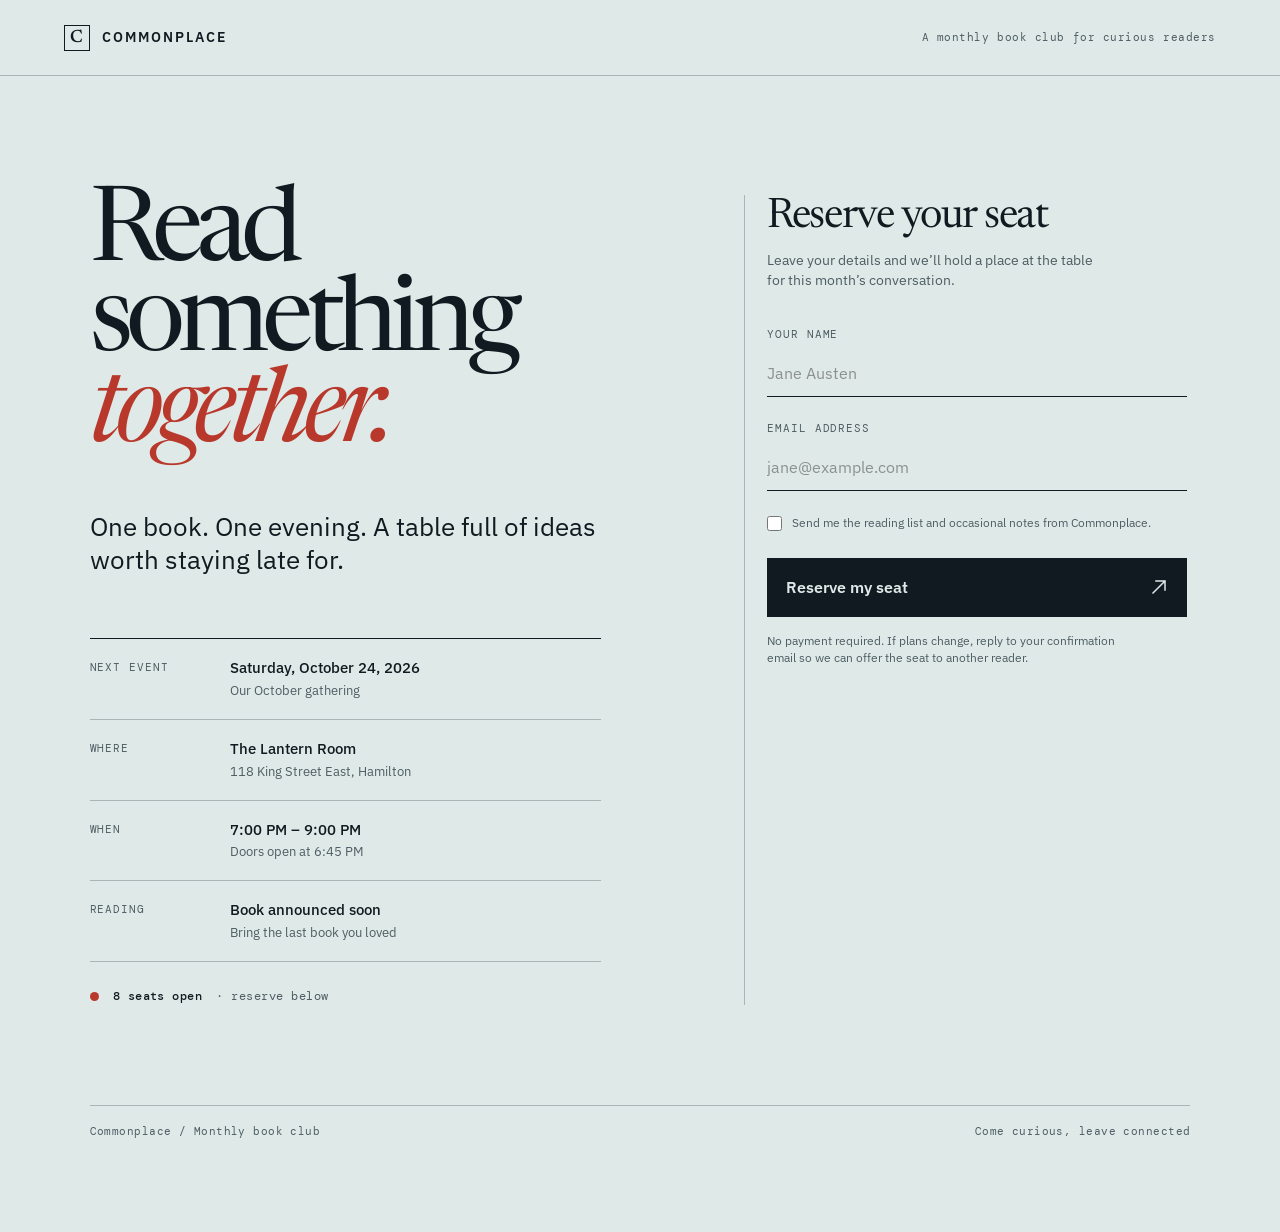
<file: website code/jonathan-defrias-portfolio/signup.html>
<!doctype html>
<html lang="en">
<head>
  <meta charset="utf-8">
  <meta name="viewport" content="width=device-width, initial-scale=1">
  <title>Commonplace | Reserve a seat</title>
  <meta name="description" content="Reserve your seat at Commonplace, a monthly book club for curious readers.">
  <style>
    @import url('https://fonts.googleapis.com/css2?family=DM+Mono:wght@400;500&family=IBM+Plex+Sans:wght@400;500;600;700&family=Newsreader:opsz,wght@6..72,400;6..72,500;6..72,600&display=swap');
    :root{--ink:#111a20;--paper:#dfe9e8;--paper-deep:#cbdad9;--coral:#b9382c;--blue:#9ab5c1;--line:rgba(17,26,32,.25);--muted:#4e5d64}
    *{box-sizing:border-box;margin:0;padding:0}
    html{scroll-behavior:smooth}
    body{background:var(--paper);color:var(--ink);font-family:'IBM Plex Sans',sans-serif;line-height:1.45}
    ::selection{background:var(--coral);color:var(--ink)}
    a{color:inherit;text-decoration:none}
    a:focus-visible,input:focus-visible,button:focus-visible{outline:3px solid var(--coral);outline-offset:4px}
    button,input{font:inherit}
    .site-header{border-bottom:1px solid var(--line);height:76px;display:flex;align-items:center;justify-content:space-between;padding:0 clamp(24px,5vw,80px)}
    .brand{display:flex;align-items:center;gap:12px;font-size:14px;font-weight:600;letter-spacing:.14em;text-transform:uppercase}
    .brand-mark{width:26px;height:26px;border:1px solid var(--ink);display:grid;place-items:center;font-family:'Newsreader',serif;font-size:18px;font-weight:600;line-height:1}
    .header-note{font-family:'DM Mono',monospace;font-size:11px;color:var(--muted);letter-spacing:.05em}
    main{max-width:1440px;margin:0 auto;padding:clamp(58px,9vw,128px) clamp(24px,7vw,112px) 92px}
    .register{display:grid;grid-template-columns:minmax(0,1.04fr) minmax(360px,.8fr);gap:clamp(58px,10vw,160px);position:relative}
    .register:after{content:'';position:absolute;left:calc(59.5% - 1px);top:4px;bottom:0;width:1px;background:var(--line);pointer-events:none}
    .event{padding-right:clamp(0px,3vw,44px)}
    h1{font-family:'Newsreader',serif;font-size:clamp(58px,8.1vw,124px);font-weight:400;line-height:.87;letter-spacing:-.065em;max-width:650px;margin-bottom:48px}
    h1 em{font-style:italic;color:var(--coral)}
    .event-intro{font-size:clamp(19px,2vw,26px);line-height:1.3;max-width:510px;margin-bottom:62px}
    .event-details{border-top:1px solid var(--ink);max-width:560px}
    .detail{display:grid;grid-template-columns:120px 1fr;gap:20px;padding:18px 0;border-bottom:1px solid var(--line);font-size:15px}
    .detail dt{font-family:'DM Mono',monospace;font-size:11px;text-transform:uppercase;letter-spacing:.08em;color:var(--muted);padding-top:3px}
    .detail dd{font-weight:500}
    .detail dd span{display:block;color:var(--muted);font-size:13px;font-weight:400;margin-top:3px}
    .seat-line{display:flex;align-items:center;gap:14px;margin-top:26px;color:var(--muted);font-family:'DM Mono',monospace;font-size:12px;letter-spacing:.04em}
    .seat-line b{color:var(--ink);font-weight:500}
    .seat-dot{width:9px;height:9px;background:var(--coral);border-radius:50%;display:inline-block}
    .form-wrap{padding-top:5px;position:relative;z-index:1}
    .form-wrap h2{font-family:'Newsreader',serif;font-size:42px;font-weight:400;line-height:1;margin-bottom:12px;letter-spacing:-.035em}
    .form-lede{font-size:14px;color:var(--muted);max-width:340px;margin-bottom:36px}
    form{max-width:420px}
    label{display:block;font-family:'DM Mono',monospace;text-transform:uppercase;letter-spacing:.08em;font-size:11px;margin-bottom:9px;color:var(--muted)}
    .field{margin-bottom:24px}
    input{width:100%;border:0;border-bottom:1px solid var(--ink);border-radius:0;background:transparent;color:var(--ink);padding:10px 0 11px;outline:none;font-size:16px;transition:border-color .2s ease}
    input::placeholder{color:#8c918f}
    input:focus{border-bottom:2px solid var(--coral);padding-bottom:10px}
    .consent{display:flex;gap:10px;align-items:flex-start;margin:10px 0 26px;font-family:'IBM Plex Sans',sans-serif;font-size:12px;line-height:1.4;color:var(--muted);text-transform:none;letter-spacing:0}
    .consent input{flex:0 0 15px;width:15px;height:15px;accent-color:var(--coral);margin-top:1px;cursor:pointer}
    .reserve{border:1px solid var(--ink);background:var(--ink);color:var(--paper);width:100%;min-height:54px;padding:17px 18px;display:flex;align-items:center;justify-content:space-between;cursor:pointer;font-weight:600;transition:background .2s,color .2s,transform .2s}
    .reserve:hover{background:var(--coral);color:var(--ink);transform:translateY(-2px)}
    .reserve:active{transform:translateY(0)}
    .arrow{width:18px;height:18px;line-height:0;transition:transform .2s ease}
    .reserve:hover .arrow{transform:translate(2px,-2px)}
    .fine-print{font-size:12px;color:var(--muted);margin-top:15px;max-width:370px}
    .confirmation{display:none;border-top:1px solid var(--ink);padding-top:24px}
    .confirmation.show{display:block;animation:reveal .35s ease-out both}
    .confirmation strong{font-family:'Newsreader',serif;font-size:35px;font-weight:400;display:block;margin-bottom:8px}
    .confirmation p{font-size:14px;color:var(--muted);max-width:330px}
    .footer-note{border-top:1px solid var(--line);margin-top:100px;padding-top:18px;display:flex;justify-content:space-between;font-family:'DM Mono',monospace;font-size:11px;letter-spacing:.04em;color:var(--muted)}
    @keyframes reveal{from{opacity:0;transform:translateY(8px)}to{opacity:1;transform:translateY(0)}}
    @media(prefers-reduced-motion:reduce){html{scroll-behavior:auto}.reserve,.arrow,.confirmation.show{transition:none;animation:none}}
     @media(max-width:760px){
      .site-header{height:64px;padding:0 20px}.header-note{display:none}
      main{padding:56px 20px 60px}.register{display:block}.register:after{display:none}
      h1{font-size:clamp(64px,19vw,100px);margin-bottom:34px}.event-intro{font-size:20px;margin-bottom:42px}
       .event-details{margin-bottom:64px}.detail{grid-template-columns:100px minmax(0,1fr);gap:12px}
      .form-wrap{border-top:1px solid var(--ink);padding-top:38px}.form-wrap h2{font-size:38px}
      .footer-note{margin-top:72px;gap:12px;flex-wrap:wrap}.footer-note span:last-child{width:100%}
    }
  </style>
</head>
<body>
  <header class="site-header">
    <a class="brand" href="index.html" aria-label="Commonplace home"><span class="brand-mark">C</span> Commonplace</a>
    <span class="header-note">A monthly book club for curious readers</span>
  </header>
  <main>
    <div class="register">
      <section class="event" aria-labelledby="page-title">
        <h1 id="page-title">Read<br>something<br><em>together.</em></h1>
        <p class="event-intro">One book. One evening. A table full of ideas worth staying late for.</p>
        <dl class="event-details">
          <div class="detail"><dt>Next event</dt><dd>Saturday, October 24, 2026<span>Our October gathering</span></dd></div>
          <div class="detail"><dt>Where</dt><dd>The Lantern Room<span>118 King Street East, Hamilton</span></dd></div>
          <div class="detail"><dt>When</dt><dd>7:00 PM – 9:00 PM<span>Doors open at 6:45 PM</span></dd></div>
          <div class="detail"><dt>Reading</dt><dd>Book announced soon<span>Bring the last book you loved</span></dd></div>
        </dl>
        <p class="seat-line"><span class="seat-dot" aria-hidden="true"></span><b>8 seats open</b> · reserve below</p>
      </section>
      <section class="form-wrap" aria-labelledby="reserve-title">
        <h2 id="reserve-title">Reserve your seat</h2>
        <p class="form-lede">Leave your details and we’ll hold a place at the table for this month’s conversation.</p>
        <form id="signup-form">
          <div class="field"><label for="name">Your name</label><input id="name" name="name" type="text" autocomplete="name" placeholder="Jane Austen" required></div>
          <div class="field"><label for="email">Email address</label><input id="email" name="email" type="email" autocomplete="email" placeholder="jane@example.com" required></div>
          <label class="consent"><input type="checkbox" required> <span>Send me the reading list and occasional notes from Commonplace.</span></label>
           <button class="reserve" type="submit"><span>Reserve my seat</span><svg class="arrow" aria-hidden="true" viewBox="0 0 18 18" fill="none"><path d="M3 15 15 3M6 3h9v9" stroke="currentColor" stroke-width="1.5" stroke-linecap="square"/></svg></button>
          <p class="fine-print">No payment required. If plans change, reply to your confirmation email so we can offer the seat to another reader.</p>
        </form>
         <div class="confirmation" id="confirmation" role="status" aria-live="polite" tabindex="-1">
          <strong>You’re on the list.</strong>
          <p>Your seat is held for October 24. Check your inbox for the details and the book announcement.</p>
        </div>
      </section>
    </div>
    <footer class="footer-note"><span>Commonplace / Monthly book club</span><span>Come curious, leave connected</span></footer>
  </main>
  <script>
    document.querySelector('#signup-form').addEventListener('submit', function(event) {
       event.preventDefault();
       this.hidden = true;
       const confirmation = document.querySelector('#confirmation');
       confirmation.classList.add('show');
       confirmation.focus();
    });
  </script>
</body>
</html>
</file>
<file: projects/case-study.css>
@import url("https://fonts.googleapis.com/css2?family=DM+Mono:wght@400;500&family=Inter:wght@400;600;700;800;900&display=swap");
:root{--bg:#080a0c;--surface:#101419;--text:#f7f7f8;--muted:#adb3bd;--line:#2b3138;--accent:#c9b6ff;--max:1120px}*{box-sizing:border-box}html{scroll-behavior:smooth}body{margin:0;background:var(--bg);color:var(--text);font-family:Inter,system-ui,sans-serif;line-height:1.65}a{color:inherit;text-decoration:none}a:focus-visible{outline:2px solid var(--accent);outline-offset:4px}::selection{background:var(--accent);color:var(--bg)}.shell{width:min(var(--max),calc(100% - 64px));margin:auto}.topbar{border-bottom:1px solid var(--line)}.topbar-inner{min-height:66px;display:flex;align-items:center;justify-content:space-between;gap:24px}.brand{display:flex;align-items:center;gap:12px;font-size:14px;letter-spacing:.13em}.mark{display:grid;place-items:center;width:34px;height:34px;border:1px solid #454b55;color:var(--accent);font-weight:800}.back{color:var(--muted);font-size:13px}.back:hover,.next:hover{color:var(--text)}.hero{padding:clamp(72px,11vw,140px) 0 78px;border-bottom:1px solid var(--line)}.meta,.label{color:#aeb5c0;font:11px "DM Mono",monospace;letter-spacing:.16em;text-transform:uppercase}h1{max-width:850px;margin:18px 0 22px;font-size:clamp(48px,8vw,96px);line-height:.94;letter-spacing:-.065em;font-weight:900}.lede{max-width:680px;margin:0;color:#c2c7d0;font-size:clamp(17px,2vw,21px)}.overview{display:grid;grid-template-columns:1.1fr .9fr;gap:64px;padding:58px 0 76px;border-bottom:1px solid var(--line)}.overview h2,.section h2{margin:0 0 16px;font-size:clamp(25px,3vw,38px);line-height:1.05;letter-spacing:-.045em}.overview p,.section p{max-width:70ch;margin:0;color:var(--muted)}.facts{border-top:1px solid var(--line)}.fact{display:grid;grid-template-columns:125px 1fr;gap:18px;padding:15px 0;border-bottom:1px solid var(--line)}.fact strong{font-size:13px;font-weight:600}.section{display:grid;grid-template-columns:190px 1fr;gap:50px;padding:72px 0;border-bottom:1px solid var(--line)}.section .label{padding-top:5px}.section h2{font-size:clamp(28px,4vw,48px)}.section p+p{margin-top:18px}.callout{margin-top:28px;padding:20px 0 20px 18px;border-left:1px solid var(--accent);color:#d9d4e7;font-size:14px}.project-nav{display:flex;justify-content:space-between;gap:24px;padding:34px 0 58px;color:var(--muted);font-size:13px}.next{color:var(--text)}footer{padding:22px 0;border-top:1px solid var(--line);color:#747b85;font:11px "DM Mono",monospace}@media(max-width:760px){.shell{width:calc(100% - 28px)}.brand span:last-child{display:none}.hero{padding:64px 0 58px}.overview,.section{grid-template-columns:1fr;gap:24px;padding:48px 0 58px}.section{gap:12px}.fact{grid-template-columns:105px 1fr}}@media(prefers-reduced-motion:reduce){html{scroll-behavior:auto}}
</file>
